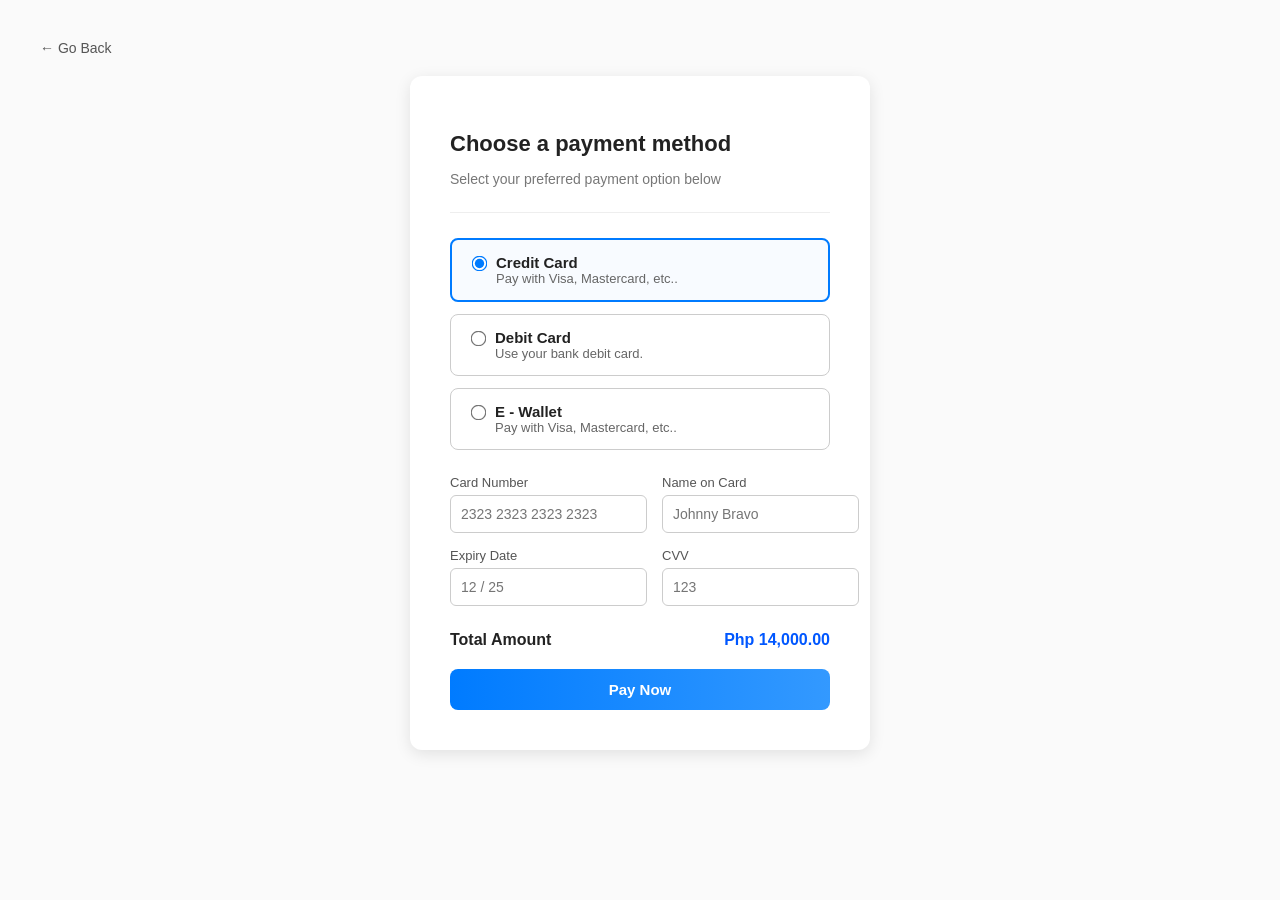
<file: SPG/client/index.html>
<!DOCTYPE html>
<html lang="en">
<head>
  <meta charset="UTF-8" />
  <meta name="viewport" content="width=device-width, initial-scale=1.0" />
  <title>Payment Method</title>
  <style>
    * {
      box-sizing: border-box;
      font-family: "Inter", Arial, sans-serif;
    }

    body {
      background-color: #fafafa;
      margin: 0;
      padding: 40px;
      display: flex;
      flex-direction: column;
      align-items: center;
      color: #222;
    }

    .back-link {
      align-self: flex-start;
      text-decoration: none;
      color: #555;
      font-size: 14px;
      margin-bottom: 20px;
    }

    .back-link:hover {
      text-decoration: underline;
    }

    .card {
      background: #fff;
      border-radius: 12px;
      box-shadow: 0 4px 16px rgba(0, 0, 0, 0.1);
      padding: 40px;
      width: 460px;
    }

    h1 {
      font-size: 22px;
      font-weight: 700;
      margin-bottom: 5px;
    }

    p.subtitle {
      color: #777;
      margin-bottom: 25px;
      font-size: 14px;
    }

    hr {
      border: none;
      border-top: 1px solid #eee;
      margin-bottom: 25px;
    }

    .method {
      border: 1px solid #ccc;
      border-radius: 8px;
      padding: 14px 16px;
      margin-bottom: 12px;
      display: flex;
      align-items: flex-start;
      cursor: pointer;
      transition: all 0.3s ease;
    }

    .method:hover {
      border-color: #007bff;
    }

    .method input[type="radio"] {
      margin-right: 10px;
      accent-color: #007bff;
      transform: scale(1.2);
    }

    .method.active {
      border: 2px solid #007bff;
      background-color: #f8fbff;
    }

    .method label {
      display: flex;
      flex-direction: column;
      font-size: 15px;
      cursor: pointer;
    }

    .method label span {
      font-size: 13px;
      color: #666;
    }

    .form-grid {
      display: grid;
      grid-template-columns: 1fr 1fr;
      gap: 15px;
      margin-top: 25px;
    }

    .form-group {
      display: flex;
      flex-direction: column;
    }

    .form-group label {
      font-size: 13px;
      color: #555;
      margin-bottom: 5px;
    }

    .form-group input {
      padding: 10px;
      border: 1px solid #ccc;
      border-radius: 6px;
      font-size: 14px;
      transition: border-color 0.3s;
    }

    .form-group input:focus {
      border-color: #007bff;
      outline: none;
    }

    .total {
      font-weight: 700;
      font-size: 16px;
      margin-top: 25px;
    }

    .total span {
      float: right;
      color: #0057ff;
    }

    .btn-primary {
      width: 100%;
      background: linear-gradient(90deg, #007bff, #3399ff);
      color: white;
      padding: 12px;
      border: none;
      border-radius: 8px;
      cursor: pointer;
      font-size: 15px;
      font-weight: 600;
      margin-top: 20px;
      transition: background 0.3s;
    }

    .btn-primary:hover {
      background: linear-gradient(90deg, #006ae6, #2288ff);
    }
  </style>
</head>
<body>

  <a href="#" class="back-link">← Go Back</a>

  <div class="card">
    <h1>Choose a payment method</h1>
    <p class="subtitle">Select your preferred payment option below</p>
    <hr>

    <div class="method active">
      <input type="radio" name="payment" id="credit" checked />
      <label for="credit">
        <strong>Credit Card</strong>
        <span>Pay with Visa, Mastercard, etc..</span>
      </label>
    </div>

    <div class="method">
      <input type="radio" name="payment" id="debit" />
      <label for="debit">
        <strong>Debit Card</strong>
        <span>Use your bank debit card.</span>
      </label>
    </div>

    <div class="method">
      <input type="radio" name="payment" id="ewallet" />
      <label for="ewallet">
        <strong>E - Wallet</strong>
        <span>Pay with Visa, Mastercard, etc..</span>
      </label>
    </div>

    <div class="form-grid">
      <div class="form-group">
        <label for="cardNumber">Card Number</label>
        <input type="text" id="cardNumber" placeholder="2323 2323 2323 2323" />
      </div>
      <div class="form-group">
        <label for="cardName">Name on Card</label>
        <input type="text" id="cardName" placeholder="Johnny Bravo" />
      </div>
      <div class="form-group">
        <label for="expiry">Expiry Date</label>
        <input type="text" id="expiry" placeholder="12 / 25" />
      </div>
      <div class="form-group">
        <label for="cvv">CVV</label>
        <input type="text" id="cvv" placeholder="123" />
      </div>
    </div>

    <div class="total">
      Total Amount <span>Php 14,000.00</span>
    </div>

    <button class="btn-primary">Pay Now</button>
  </div>

  <script>
    const methods = document.querySelectorAll('.method');
    methods.forEach(m => {
      m.addEventListener('click', () => {
        methods.forEach(el => el.classList.remove('active'));
        m.classList.add('active');
        m.querySelector('input').checked = true;
      });
    });
  </script>

</body>
</html>
</file>
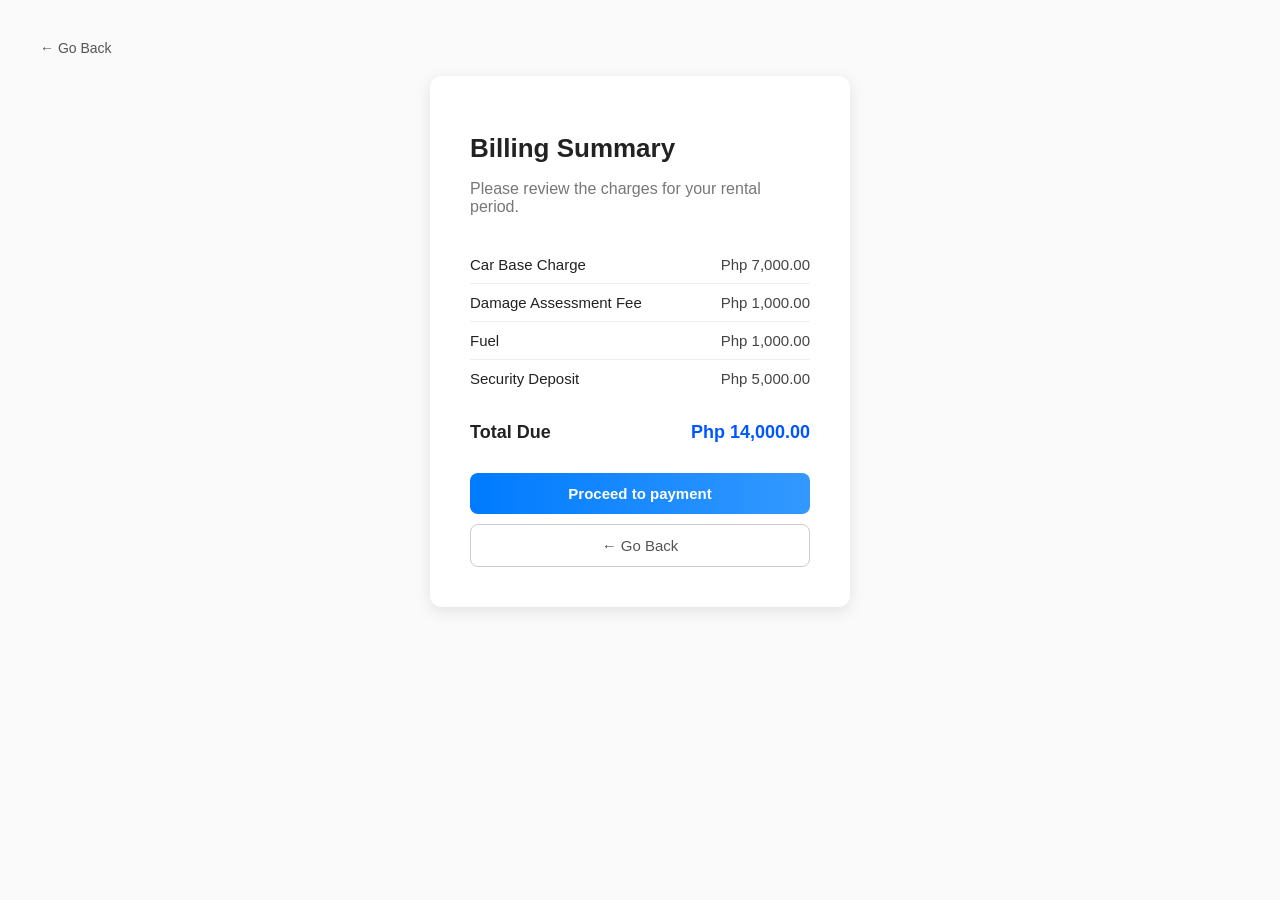
<file: SPG/client/confirmation.html>
<!DOCTYPE html>
<html lang="en">
<head>
  <meta charset="UTF-8">
  <meta name="viewport" content="width=device-width, initial-scale=1.0">
  <title>Billing Summary</title>
  <style>
    * {
      box-sizing: border-box;
      font-family: "Inter", Arial, sans-serif;
    }

    body {
      background-color: #fafafa;
      margin: 0;
      padding: 40px;
      display: flex;
      flex-direction: column;
      align-items: center;
      color: #222;
    }

    .back-link {
      align-self: flex-start;
      text-decoration: none;
      color: #555;
      font-size: 14px;
      margin-bottom: 20px;
    }

    .back-link:hover {
      text-decoration: underline;
    }

    .card {
      background: #fff;
      border-radius: 12px;
      box-shadow: 0 4px 16px rgba(0, 0, 0, 0.1);
      padding: 40px;
      width: 420px;
    }

    h1 {
      font-size: 26px;
      font-weight: 700;
      margin-bottom: 5px;
    }

    p.subtitle {
      color: #777;
      margin-bottom: 30px;
    }

    table {
      width: 100%;
      border-collapse: collapse;
      margin-bottom: 25px;
    }

    td {
      padding: 10px 0;
      font-size: 15px;
    }

    td:last-child {
      text-align: right;
      color: #444;
    }

    tr:not(:last-child) td {
      border-bottom: 1px solid #eee;
    }

    .total {
      font-weight: 700;
      font-size: 18px;
      margin-top: 20px;
    }

    .total span {
      float: right;
      color: #0057ff;
    }

    .buttons {
      display: flex;
      flex-direction: column;
      gap: 10px;
      margin-top: 30px;
    }

    .btn-primary {
      background: linear-gradient(90deg, #007bff, #3399ff);
      color: white;
      padding: 12px;
      border: none;
      border-radius: 8px;
      cursor: pointer;
      font-size: 15px;
      font-weight: 600;
      transition: background 0.3s;
    }

    .btn-primary:hover {
      background: linear-gradient(90deg, #006ae6, #2288ff);
    }

    .btn-secondary {
      background: white;
      border: 1px solid #ccc;
      color: #555;
      padding: 12px;
      border-radius: 8px;
      cursor: pointer;
      font-size: 15px;
      font-weight: 500;
      transition: all 0.3s;
    }

    .btn-secondary:hover {
      background: #f3f3f3;
    }
  </style>
</head>
<body>

  <a href="#" class="back-link">← Go Back</a>

  <div class="card">
    <h1>Billing Summary</h1>
    <p class="subtitle">Please review the charges for your rental period.</p>

    <table>
      <tr>
        <td>Car Base Charge</td>
        <td>Php 7,000.00</td>
      </tr>
      <tr>
        <td>Damage Assessment Fee</td>
        <td>Php 1,000.00</td>
      </tr>
      <tr>
        <td>Fuel</td>
        <td>Php 1,000.00</td>
      </tr>
      <tr>
        <td>Security Deposit</td>
        <td>Php 5,000.00</td>
      </tr>
    </table>

    <div class="total">
      Total Due <span>Php 14,000.00</span>
    </div>

    <div class="buttons">
      <button class="btn-primary">Proceed to payment</button>
      <button class="btn-secondary">← Go Back</button>
    </div>
  </div>

</body>
</html>
</file>
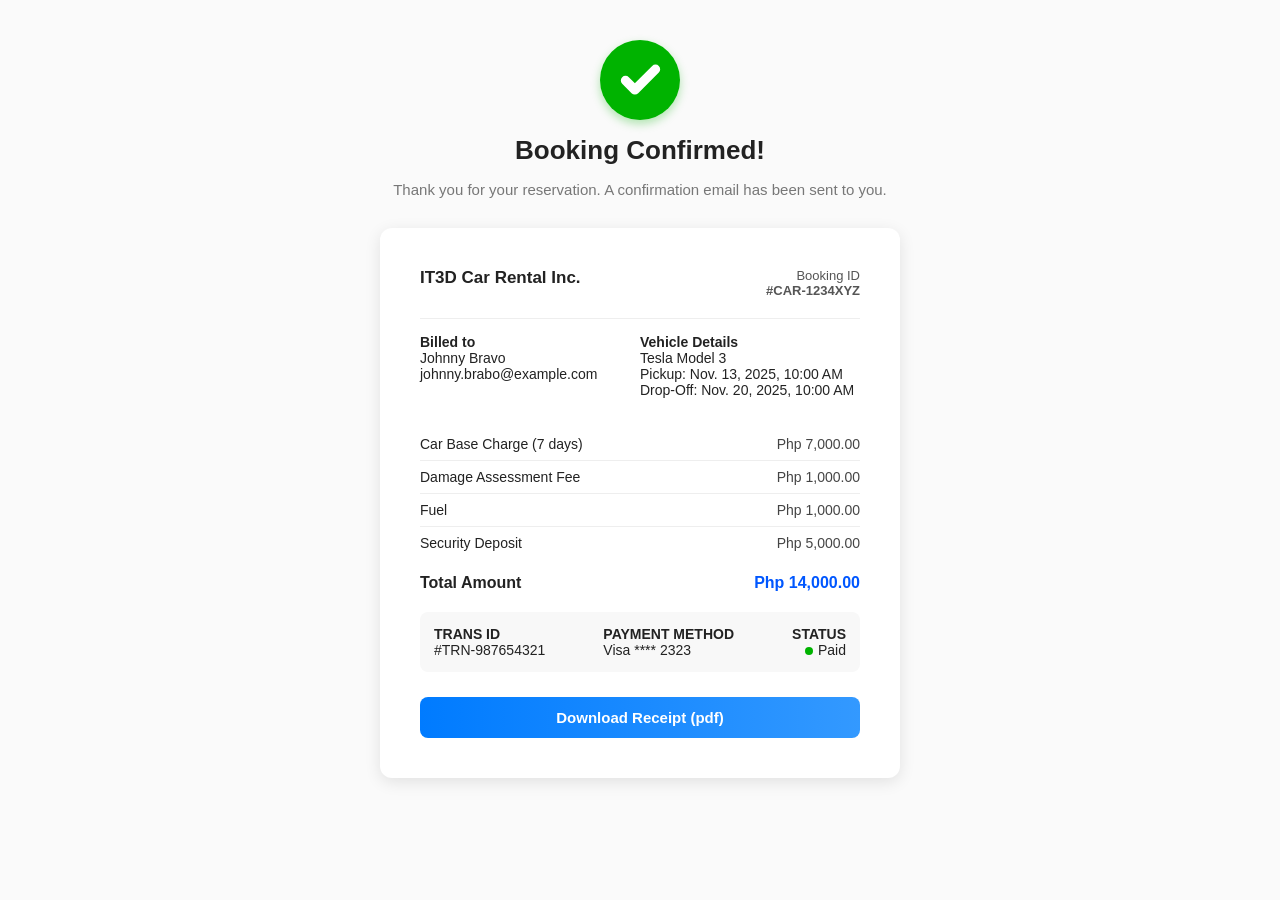
<file: SPG/client/payment.html>
<!DOCTYPE html>
<html lang="en">
<head>
  <meta charset="UTF-8" />
  <meta name="viewport" content="width=device-width, initial-scale=1.0" />
  <title>Booking Confirmed</title>
  <style>
    * {
      box-sizing: border-box;
      font-family: "Inter", Arial, sans-serif;
    }

    body {
      background-color: #fafafa;
      margin: 0;
      padding: 40px;
      display: flex;
      flex-direction: column;
      align-items: center;
      color: #222;
    }

    .check-icon {
      background-color: #00b300;
      border-radius: 50%;
      width: 80px;
      height: 80px;
      display: flex;
      justify-content: center;
      align-items: center;
      margin-bottom: 15px;
      box-shadow: 0 4px 10px rgba(0, 179, 0, 0.3);
    }

    .check-icon svg {
      width: 45px;
      height: 45px;
      fill: none;
      stroke: #fff;
      stroke-width: 5;
      stroke-linecap: round;
      stroke-linejoin: round;
    }

    h1 {
      font-size: 26px;
      font-weight: 700;
      margin: 0;
    }

    p.subtitle {
      color: #777;
      font-size: 15px;
      margin-bottom: 30px;
      text-align: center;
    }

    .card {
      background: #fff;
      border-radius: 12px;
      box-shadow: 0 4px 16px rgba(0, 0, 0, 0.1);
      padding: 40px;
      width: 520px;
    }

    .card-header {
      display: flex;
      justify-content: space-between;
      align-items: flex-start;
      margin-bottom: 20px;
    }

    .company {
      font-weight: 700;
      font-size: 17px;
    }

    .booking-id {
      font-size: 13px;
      color: #555;
      text-align: right;
    }

    hr {
      border: none;
      border-top: 1px solid #eee;
      margin: 15px 0;
    }

    .info-grid {
      display: grid;
      grid-template-columns: 1fr 1fr;
      font-size: 14px;
      margin-bottom: 20px;
    }

    .info-grid div {
      margin-bottom: 10px;
    }

    .info-grid strong {
      font-weight: 600;
    }

    table {
      width: 100%;
      border-collapse: collapse;
      font-size: 14px;
    }

    td {
      padding: 8px 0;
    }

    td:last-child {
      text-align: right;
      color: #444;
    }

    tr:not(:last-child) td {
      border-bottom: 1px solid #eee;
    }

    .total {
      font-weight: 700;
      font-size: 16px;
      margin-top: 15px;
    }

    .total span {
      float: right;
      color: #0057ff;
    }

    .transaction-box {
      background: #f8f8f8;
      border-radius: 8px;
      padding: 14px;
      display: flex;
      justify-content: space-between;
      align-items: center;
      font-size: 14px;
      margin-top: 20px;
    }

    .transaction-box div {
      display: flex;
      flex-direction: column;
    }

    .status {
      text-align: right;
    }

    .status .dot {
      width: 8px;
      height: 8px;
      background: #00b300;
      border-radius: 50%;
      display: inline-block;
      margin-right: 5px;
    }

    .btn-primary {
      width: 100%;
      background: linear-gradient(90deg, #007bff, #3399ff);
      color: white;
      padding: 12px;
      border: none;
      border-radius: 8px;
      cursor: pointer;
      font-size: 15px;
      font-weight: 600;
      margin-top: 25px;
      transition: background 0.3s;
    }

    .btn-primary:hover {
      background: linear-gradient(90deg, #006ae6, #2288ff);
    }

  </style>
</head>
<body>

  <!-- ✅ Modern green check icon -->
  <div class="check-icon">
    <svg viewBox="0 0 24 24">
      <path d="M20 6L9 17l-5-5" />
    </svg>
  </div>

  <h1>Booking Confirmed!</h1>
  <p class="subtitle">Thank you for your reservation. A confirmation email has been sent to you.</p>

  <div class="card">
    <div class="card-header">
      <div class="company">IT3D Car Rental Inc.</div>
      <div class="booking-id">
        Booking ID<br><strong>#CAR-1234XYZ</strong>
      </div>
    </div>
    <hr>

    <div class="info-grid">
      <div>
        <strong>Billed to</strong><br>
        Johnny Bravo<br>
        johnny.brabo@example.com
      </div>
      <div>
        <strong>Vehicle Details</strong><br>
        Tesla Model 3<br>
        Pickup: Nov. 13, 2025, 10:00 AM<br>
        Drop-Off: Nov. 20, 2025, 10:00 AM
      </div>
    </div>

    <table>
      <tr>
        <td>Car Base Charge (7 days)</td>
        <td>Php 7,000.00</td>
      </tr>
      <tr>
        <td>Damage Assessment Fee</td>
        <td>Php 1,000.00</td>
      </tr>
      <tr>
        <td>Fuel</td>
        <td>Php 1,000.00</td>
      </tr>
      <tr>
        <td>Security Deposit</td>
        <td>Php 5,000.00</td>
      </tr>
    </table>

    <div class="total">
      Total Amount <span>Php 14,000.00</span>
    </div>

    <div class="transaction-box">
      <div>
        <strong>TRANS ID</strong>
        #TRN-987654321
      </div>
      <div>
        <strong>PAYMENT METHOD</strong>
        Visa **** 2323
      </div>
      <div class="status">
        <strong>STATUS</strong>
        <span><span class="dot"></span>Paid</span>
      </div>
    </div>

    <button class="btn-primary">Download Receipt (pdf)</button>
  </div>

</body>
</html>
</file>
